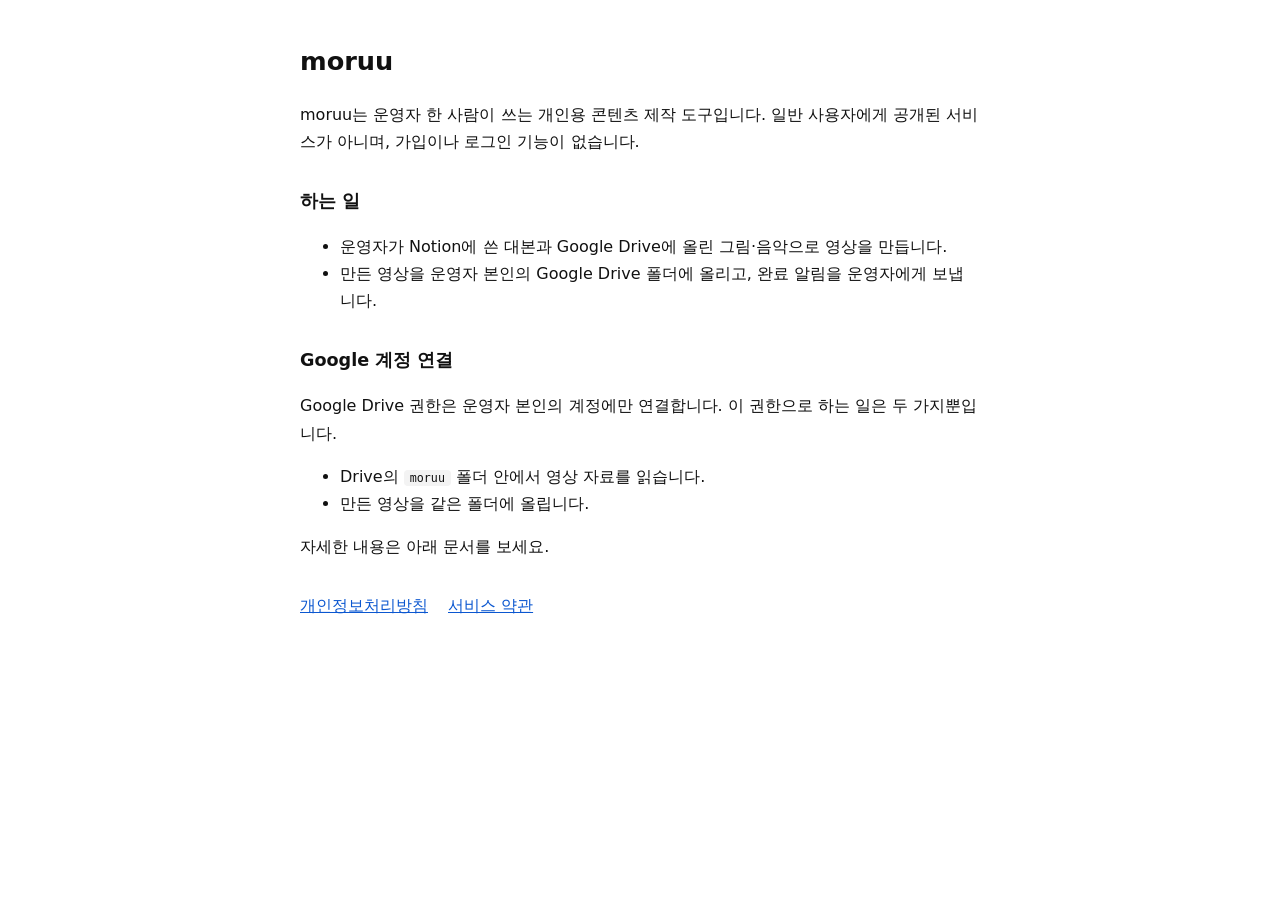
<file: apps/moruu-site/index.html>
<!doctype html>
<html lang="ko">
<head>
<meta charset="utf-8">
<meta name="viewport" content="width=device-width,initial-scale=1">
<title>moruu</title>
<link rel="stylesheet" href="style.css">
</head>
<body>
<h1>moruu</h1>
<p>moruu는 운영자 한 사람이 쓰는 개인용 콘텐츠 제작 도구입니다. 일반 사용자에게 공개된 서비스가 아니며, 가입이나 로그인 기능이 없습니다.</p>

<h2>하는 일</h2>
<ul>
  <li>운영자가 Notion에 쓴 대본과 Google Drive에 올린 그림·음악으로 영상을 만듭니다.</li>
  <li>만든 영상을 운영자 본인의 Google Drive 폴더에 올리고, 완료 알림을 운영자에게 보냅니다.</li>
</ul>

<h2>Google 계정 연결</h2>
<p>Google Drive 권한은 운영자 본인의 계정에만 연결합니다. 이 권한으로 하는 일은 두 가지뿐입니다.</p>
<ul>
  <li>Drive의 <code>moruu</code> 폴더 안에서 영상 자료를 읽습니다.</li>
  <li>만든 영상을 같은 폴더에 올립니다.</li>
</ul>
<p>자세한 내용은 아래 문서를 보세요.</p>

<nav>
  <a href="privacy.html">개인정보처리방침</a>
  <a href="terms.html">서비스 약관</a>
</nav>
</body>
</html>
</file>
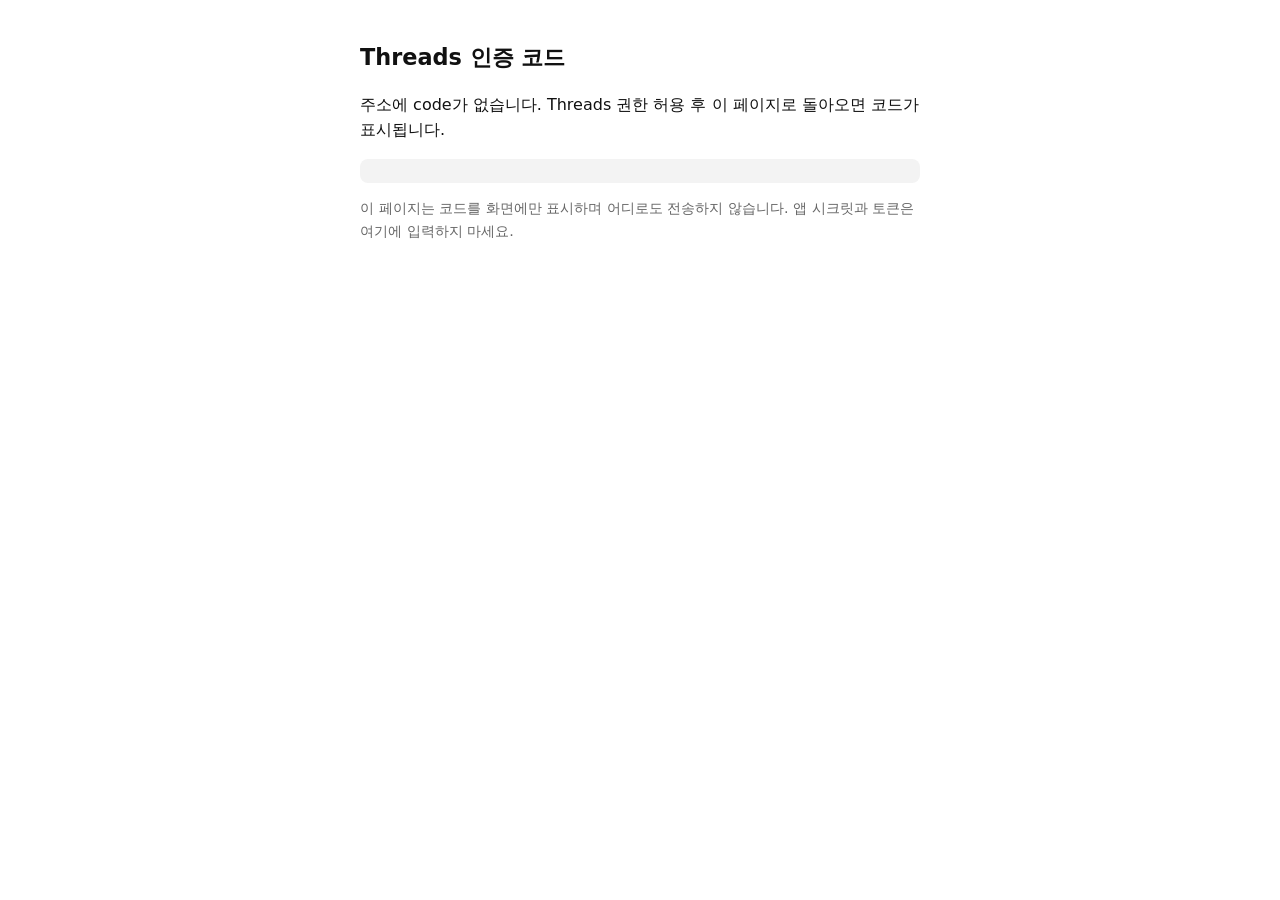
<file: apps/threads-auth-page/index.html>
<!doctype html>
<html lang="ko">
<head>
<meta charset="utf-8">
<meta name="viewport" content="width=device-width,initial-scale=1">
<meta name="referrer" content="no-referrer">
<meta name="robots" content="noindex,nofollow">
<title>Threads 인증 코드</title>
<style>
  :root { --bg:#fff; --fg:#111; --muted:#666; --box:#f3f3f3; --line:#ccc; --ok:#0a7d32; }
  @media (prefers-color-scheme: dark) {
    :root { --bg:#111; --fg:#eee; --muted:#aaa; --box:#222; --line:#444; --ok:#4cc27a; }
  }
  body { font-family:system-ui,-apple-system,"Malgun Gothic",sans-serif; max-width:560px; margin:40px auto; padding:0 16px; background:var(--bg); color:var(--fg); line-height:1.6; }
  h1 { font-size:1.4rem; }
  code { display:block; word-break:break-all; background:var(--box); padding:12px; border-radius:8px; margin:12px 0; font-size:.95rem; }
  button { padding:10px 16px; border-radius:8px; border:1px solid var(--line); background:var(--bg); color:var(--fg); cursor:pointer; font-size:1rem; }
  .muted { color:var(--muted); font-size:.9rem; }
  .ok { color:var(--ok); margin-left:8px; }
</style>
</head>
<body>
<h1>Threads 인증 코드</h1>
<p id="msg">주소에 code가 없습니다. Threads 권한 허용 후 이 페이지로 돌아오면 코드가 표시됩니다.</p>
<code id="code" hidden></code>
<button id="copy" hidden>복사</button><span id="copied" class="ok" hidden>복사됨</span>
<p class="muted">이 페이지는 코드를 화면에만 표시하며 어디로도 전송하지 않습니다. 앱 시크릿과 토큰은 여기에 입력하지 마세요.</p>
<script>
  const params = new URLSearchParams(location.search);
  const code = params.get('code');
  const error = params.get('error_description') || params.get('error');
  const msg = document.getElementById('msg');

  if (code) {
    const el = document.getElementById('code');
    el.textContent = code.replace(/#_$/, '');
    el.hidden = false;
    document.getElementById('copy').hidden = false;
    msg.textContent = '아래 코드를 복사해서 바로 토큰 교환에 쓰세요. (한 번만 사용 가능, 금방 만료)';
    document.getElementById('copy').onclick = async () => {
      try {
        await navigator.clipboard.writeText(el.textContent);
        document.getElementById('copied').hidden = false;
      } catch (e) {
        const range = document.createRange();
        range.selectNodeContents(el);
        const sel = getSelection();
        sel.removeAllRanges();
        sel.addRange(range);
        msg.textContent = '자동 복사가 안 돼서 코드를 선택해 뒀어요. Ctrl+C로 복사하세요.';
      }
    };
    history.replaceState(null, '', location.pathname);
  } else if (error) {
    msg.textContent = '인증 실패: ' + error;
  }
</script>
</body>
</html>
</file>
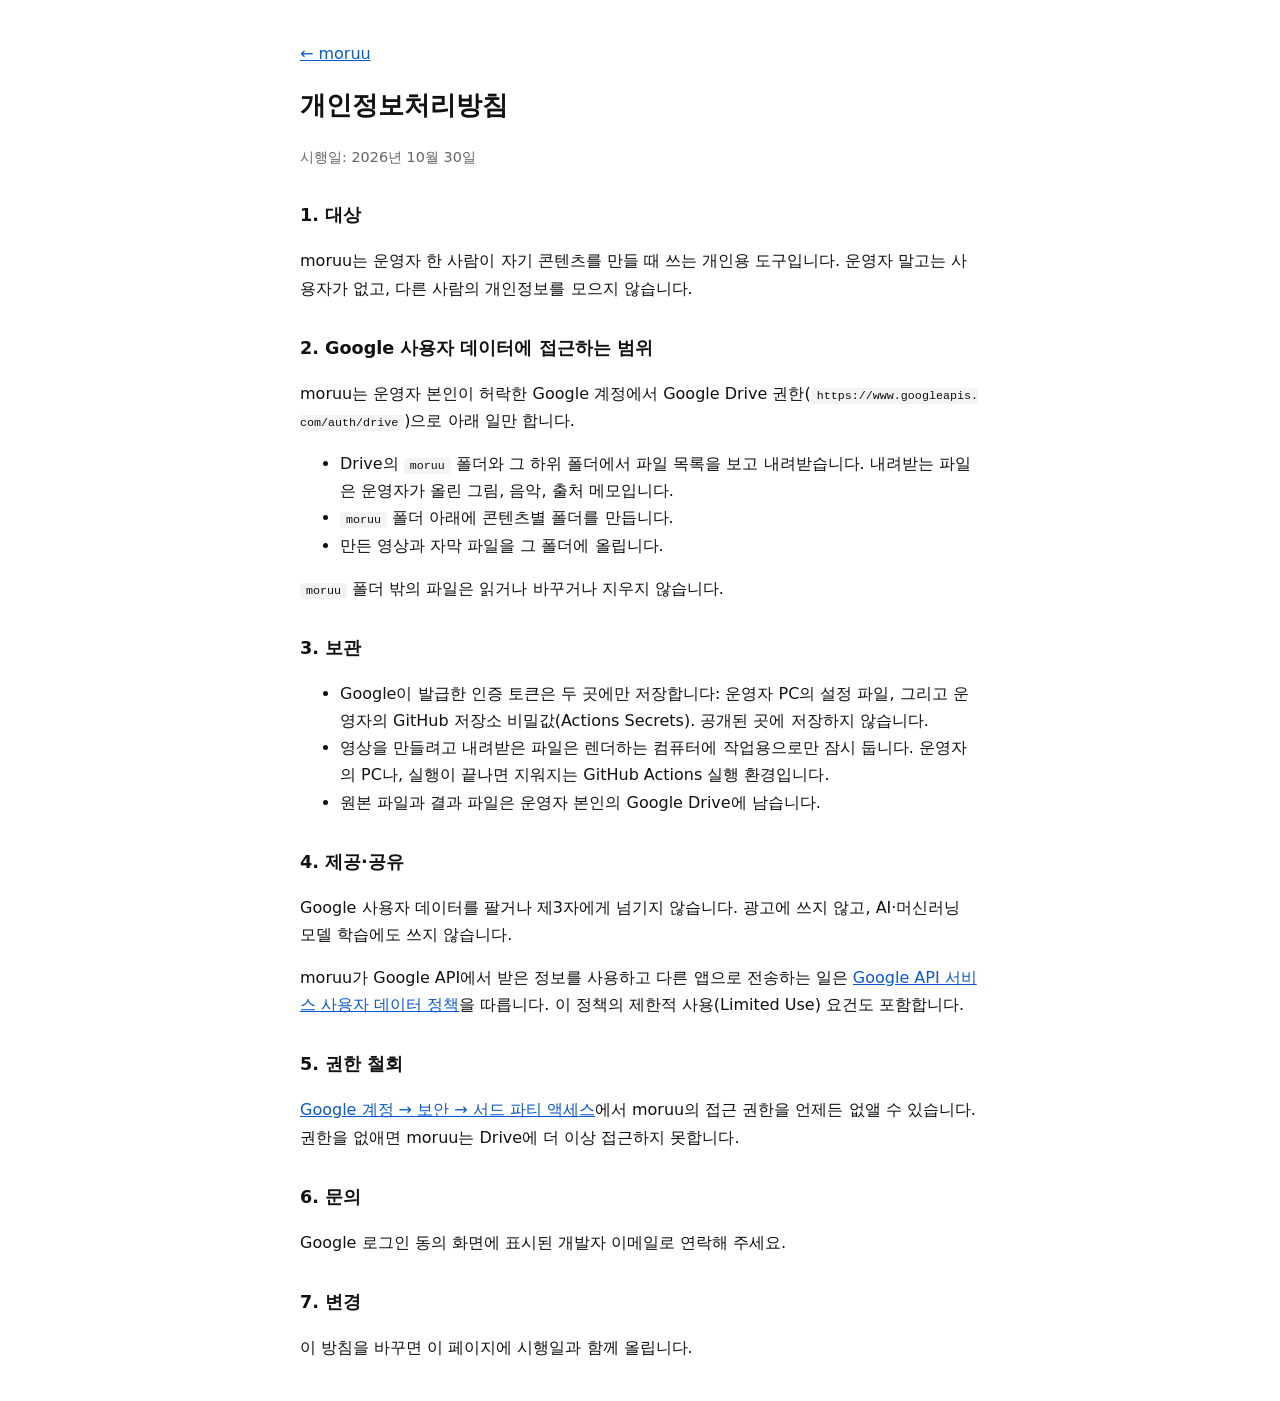
<file: apps/moruu-site/privacy.html>
<!doctype html>
<html lang="ko">
<head>
<meta charset="utf-8">
<meta name="viewport" content="width=device-width,initial-scale=1">
<title>moruu 개인정보처리방침</title>
<link rel="stylesheet" href="style.css">
</head>
<body>
<p><a href="index.html">← moruu</a></p>
<h1>개인정보처리방침</h1>
<p class="muted">시행일: 2026년 10월 30일</p>

<h2>1. 대상</h2>
<p>moruu는 운영자 한 사람이 자기 콘텐츠를 만들 때 쓰는 개인용 도구입니다. 운영자 말고는 사용자가 없고, 다른 사람의 개인정보를 모으지 않습니다.</p>

<h2>2. Google 사용자 데이터에 접근하는 범위</h2>
<p>moruu는 운영자 본인이 허락한 Google 계정에서 Google Drive 권한(<code>https://www.googleapis.com/auth/drive</code>)으로 아래 일만 합니다.</p>
<ul>
  <li>Drive의 <code>moruu</code> 폴더와 그 하위 폴더에서 파일 목록을 보고 내려받습니다. 내려받는 파일은 운영자가 올린 그림, 음악, 출처 메모입니다.</li>
  <li><code>moruu</code> 폴더 아래에 콘텐츠별 폴더를 만듭니다.</li>
  <li>만든 영상과 자막 파일을 그 폴더에 올립니다.</li>
</ul>
<p><code>moruu</code> 폴더 밖의 파일은 읽거나 바꾸거나 지우지 않습니다.</p>

<h2>3. 보관</h2>
<ul>
  <li>Google이 발급한 인증 토큰은 두 곳에만 저장합니다: 운영자 PC의 설정 파일, 그리고 운영자의 GitHub 저장소 비밀값(Actions Secrets). 공개된 곳에 저장하지 않습니다.</li>
  <li>영상을 만들려고 내려받은 파일은 렌더하는 컴퓨터에 작업용으로만 잠시 둡니다. 운영자의 PC나, 실행이 끝나면 지워지는 GitHub Actions 실행 환경입니다.</li>
  <li>원본 파일과 결과 파일은 운영자 본인의 Google Drive에 남습니다.</li>
</ul>

<h2>4. 제공·공유</h2>
<p>Google 사용자 데이터를 팔거나 제3자에게 넘기지 않습니다. 광고에 쓰지 않고, AI·머신러닝 모델 학습에도 쓰지 않습니다.</p>
<p>moruu가 Google API에서 받은 정보를 사용하고 다른 앱으로 전송하는 일은 <a href="https://developers.google.com/terms/api-services-user-data-policy">Google API 서비스 사용자 데이터 정책</a>을 따릅니다. 이 정책의 제한적 사용(Limited Use) 요건도 포함합니다.</p>

<h2>5. 권한 철회</h2>
<p><a href="https://myaccount.google.com/permissions">Google 계정 → 보안 → 서드 파티 액세스</a>에서 moruu의 접근 권한을 언제든 없앨 수 있습니다. 권한을 없애면 moruu는 Drive에 더 이상 접근하지 못합니다.</p>

<h2>6. 문의</h2>
<p>Google 로그인 동의 화면에 표시된 개발자 이메일로 연락해 주세요.</p>

<h2>7. 변경</h2>
<p>이 방침을 바꾸면 이 페이지에 시행일과 함께 올립니다.</p>
</body>
</html>
</file>
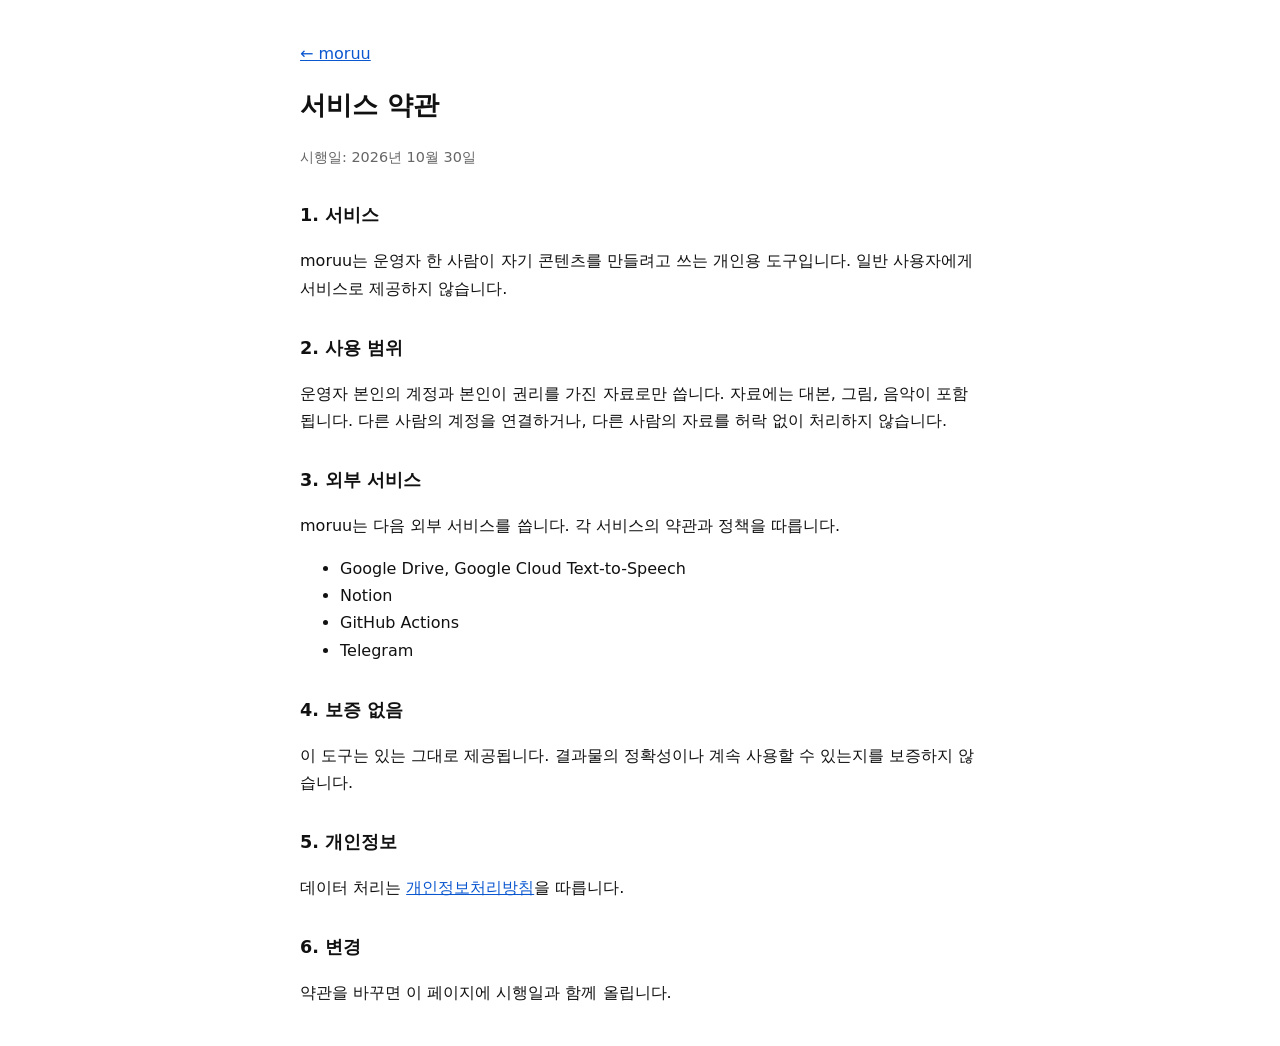
<file: apps/moruu-site/terms.html>
<!doctype html>
<html lang="ko">
<head>
<meta charset="utf-8">
<meta name="viewport" content="width=device-width,initial-scale=1">
<title>moruu 서비스 약관</title>
<link rel="stylesheet" href="style.css">
</head>
<body>
<p><a href="index.html">← moruu</a></p>
<h1>서비스 약관</h1>
<p class="muted">시행일: 2026년 10월 30일</p>

<h2>1. 서비스</h2>
<p>moruu는 운영자 한 사람이 자기 콘텐츠를 만들려고 쓰는 개인용 도구입니다. 일반 사용자에게 서비스로 제공하지 않습니다.</p>

<h2>2. 사용 범위</h2>
<p>운영자 본인의 계정과 본인이 권리를 가진 자료로만 씁니다. 자료에는 대본, 그림, 음악이 포함됩니다. 다른 사람의 계정을 연결하거나, 다른 사람의 자료를 허락 없이 처리하지 않습니다.</p>

<h2>3. 외부 서비스</h2>
<p>moruu는 다음 외부 서비스를 씁니다. 각 서비스의 약관과 정책을 따릅니다.</p>
<ul>
  <li>Google Drive, Google Cloud Text-to-Speech</li>
  <li>Notion</li>
  <li>GitHub Actions</li>
  <li>Telegram</li>
</ul>

<h2>4. 보증 없음</h2>
<p>이 도구는 있는 그대로 제공됩니다. 결과물의 정확성이나 계속 사용할 수 있는지를 보증하지 않습니다.</p>

<h2>5. 개인정보</h2>
<p>데이터 처리는 <a href="privacy.html">개인정보처리방침</a>을 따릅니다.</p>

<h2>6. 변경</h2>
<p>약관을 바꾸면 이 페이지에 시행일과 함께 올립니다.</p>
</body>
</html>
</file>
<file: apps/moruu-site/style.css>
:root { --bg:#fff; --fg:#111; --muted:#666; --box:#f3f3f3; --link:#0b57d0; }
@media (prefers-color-scheme: dark) {
  :root { --bg:#111; --fg:#eee; --muted:#aaa; --box:#222; --link:#8ab4f8; }
}
body { font-family:system-ui,-apple-system,"Malgun Gothic",sans-serif; max-width:680px; margin:40px auto; padding:0 16px;
       background:var(--bg); color:var(--fg); line-height:1.7; }
h1 { font-size:1.6rem; }
h2 { font-size:1.1rem; margin-top:2rem; }
a { color:var(--link); }
code { background:var(--box); padding:1px 6px; border-radius:4px; font-size:.9em; word-break:break-all; }
.muted { color:var(--muted); font-size:.9rem; }
nav { display:flex; gap:20px; margin-top:2rem; }
</file>
